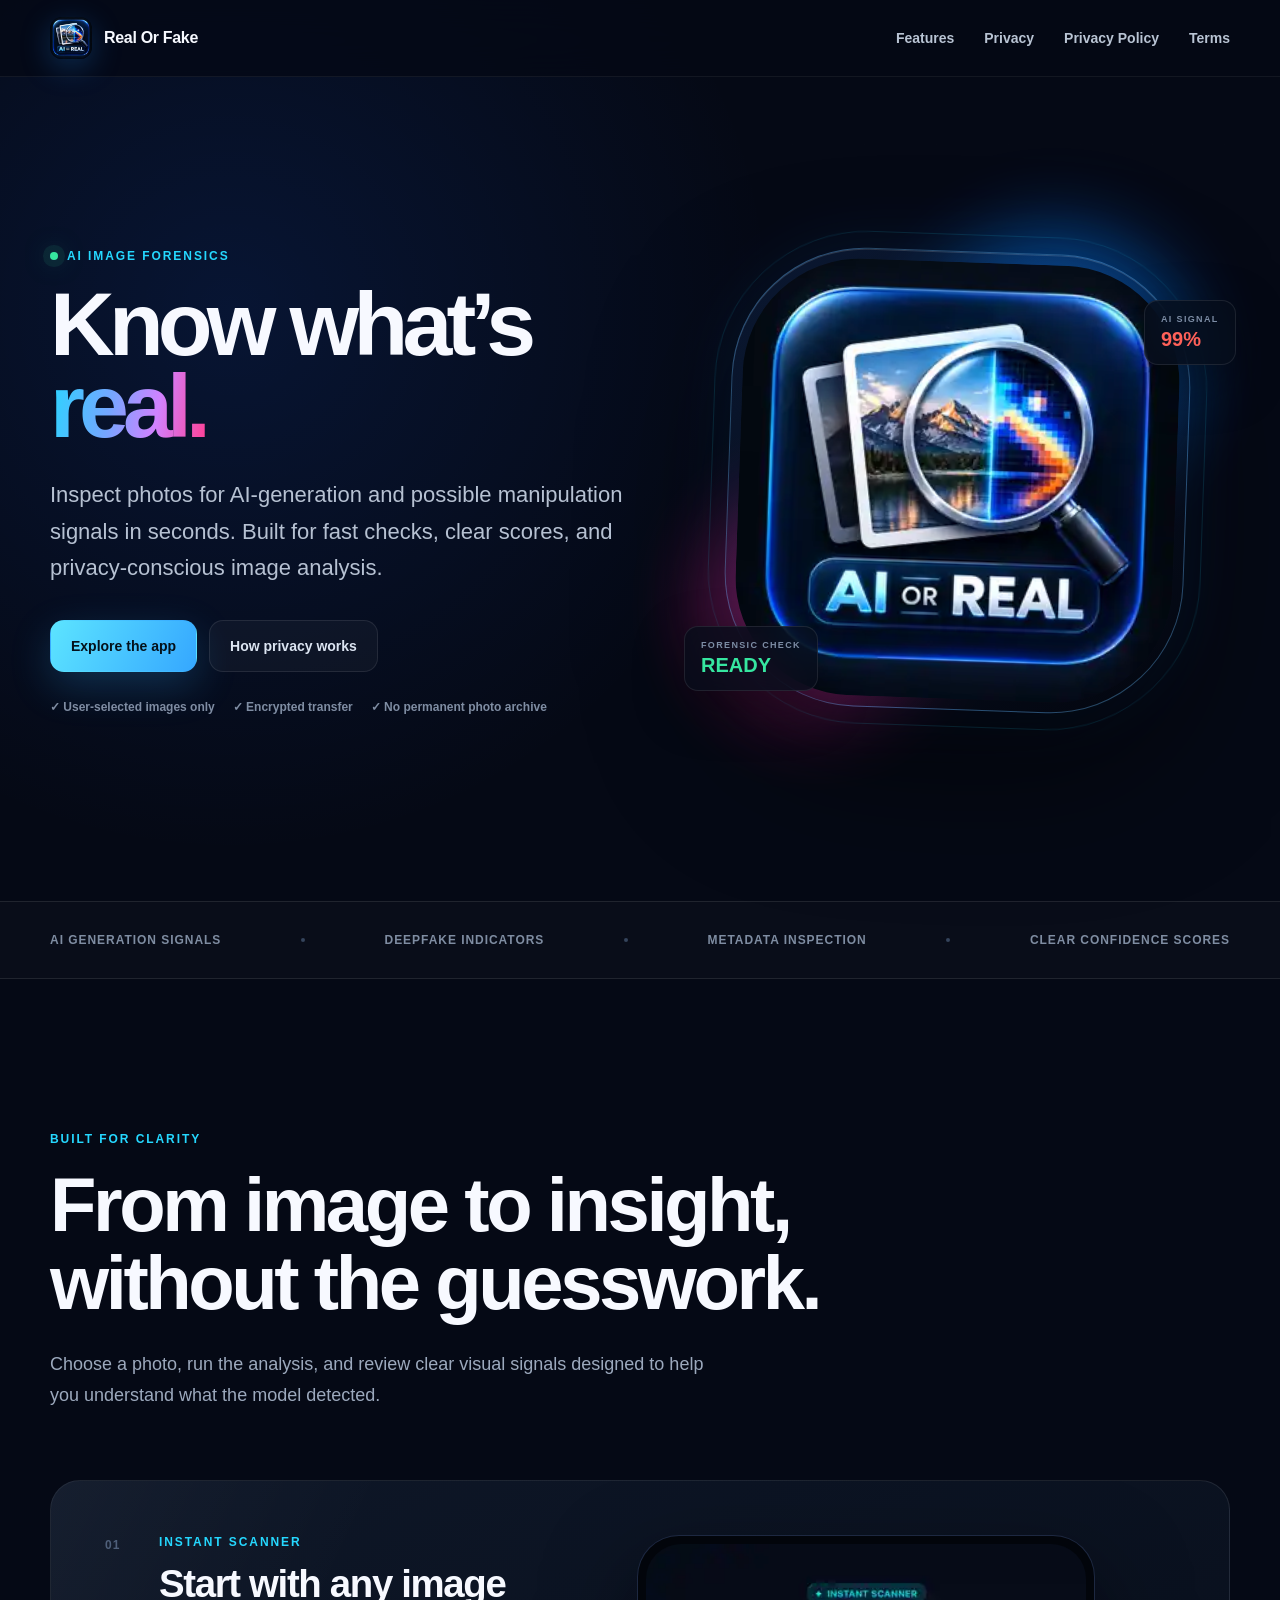
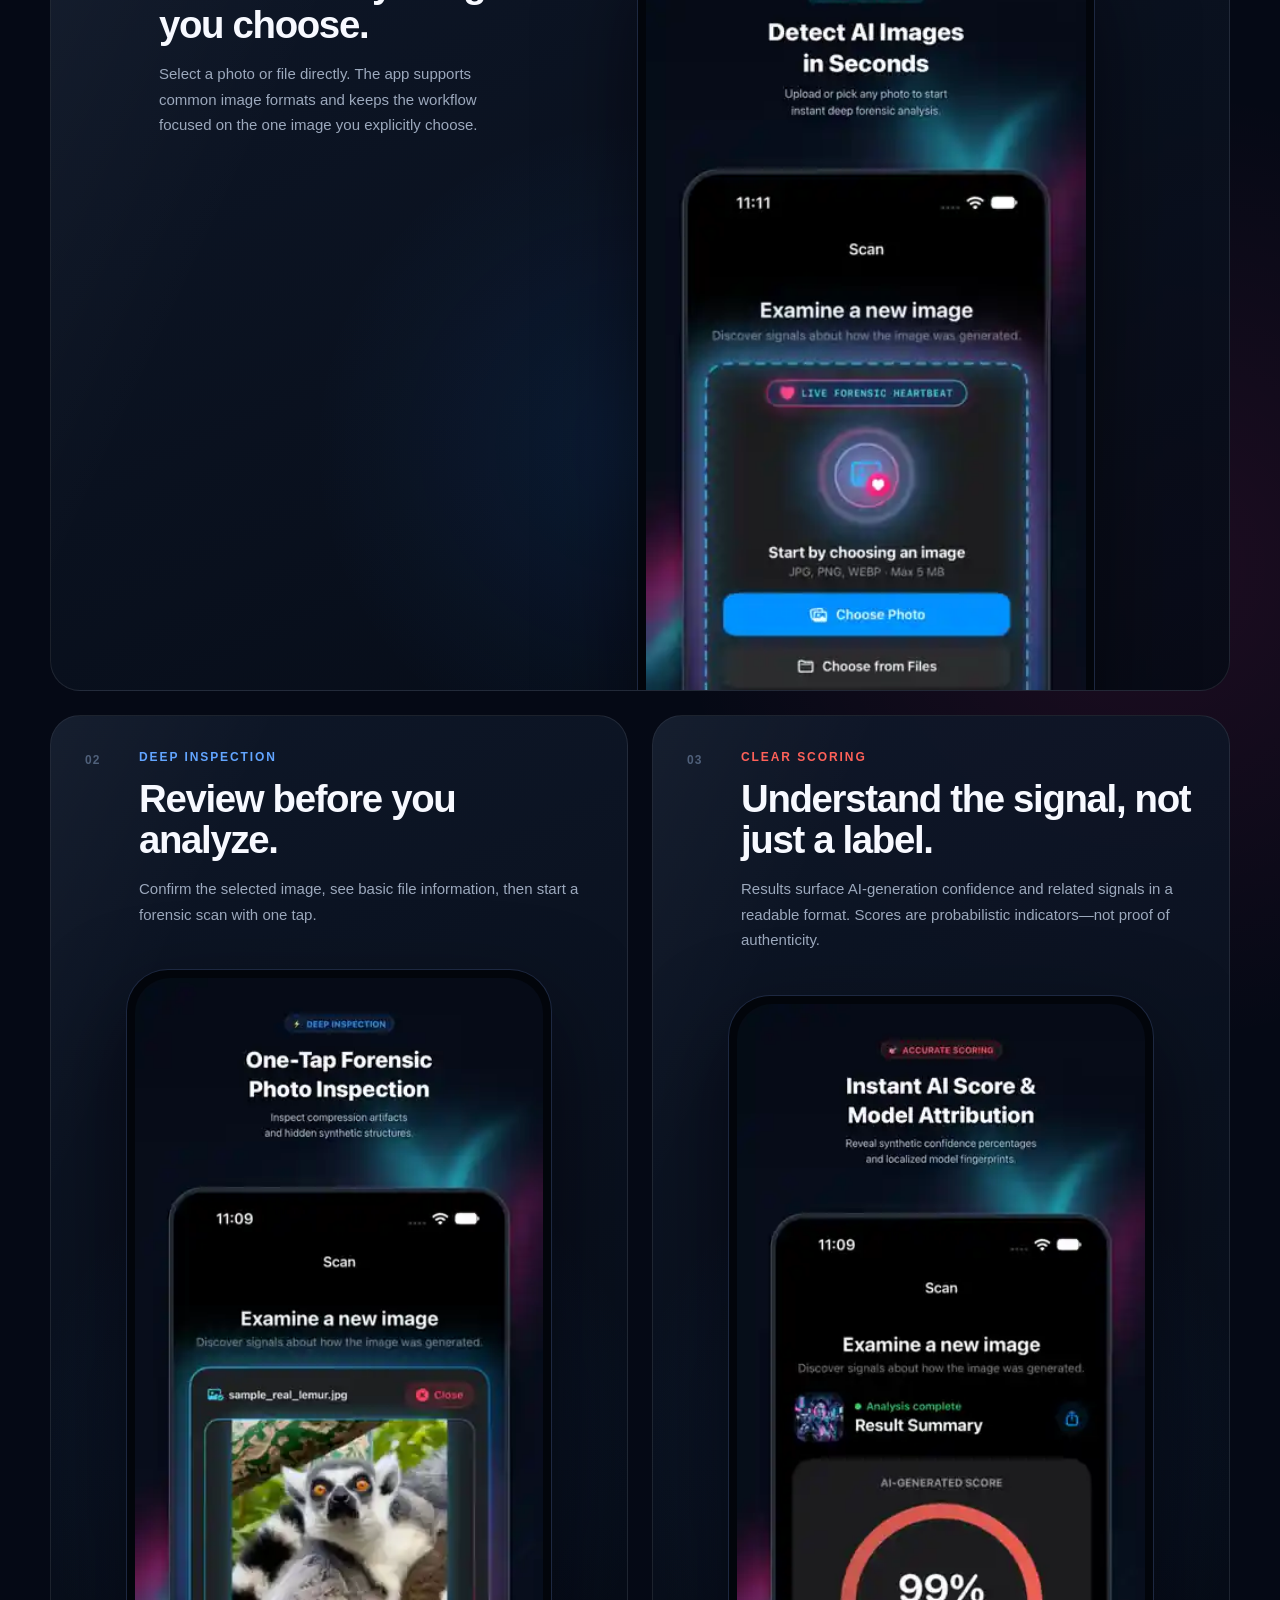
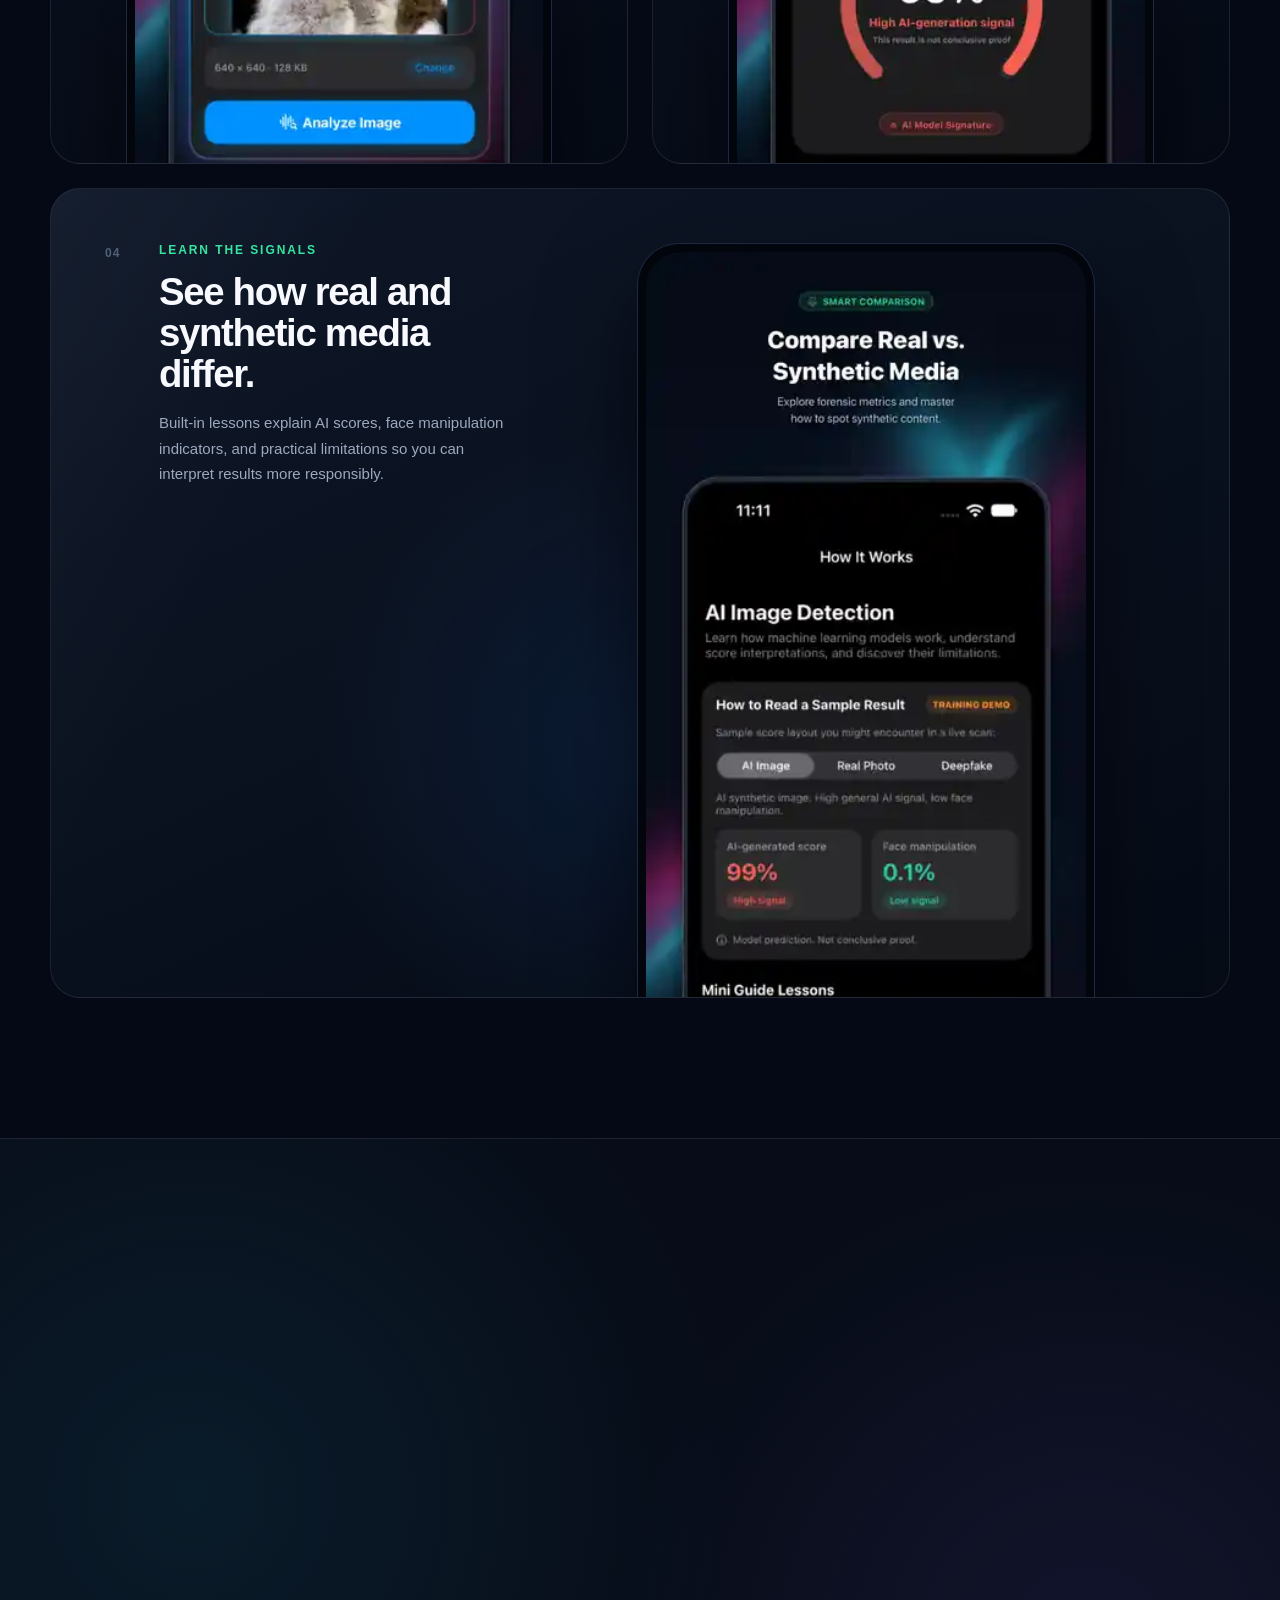
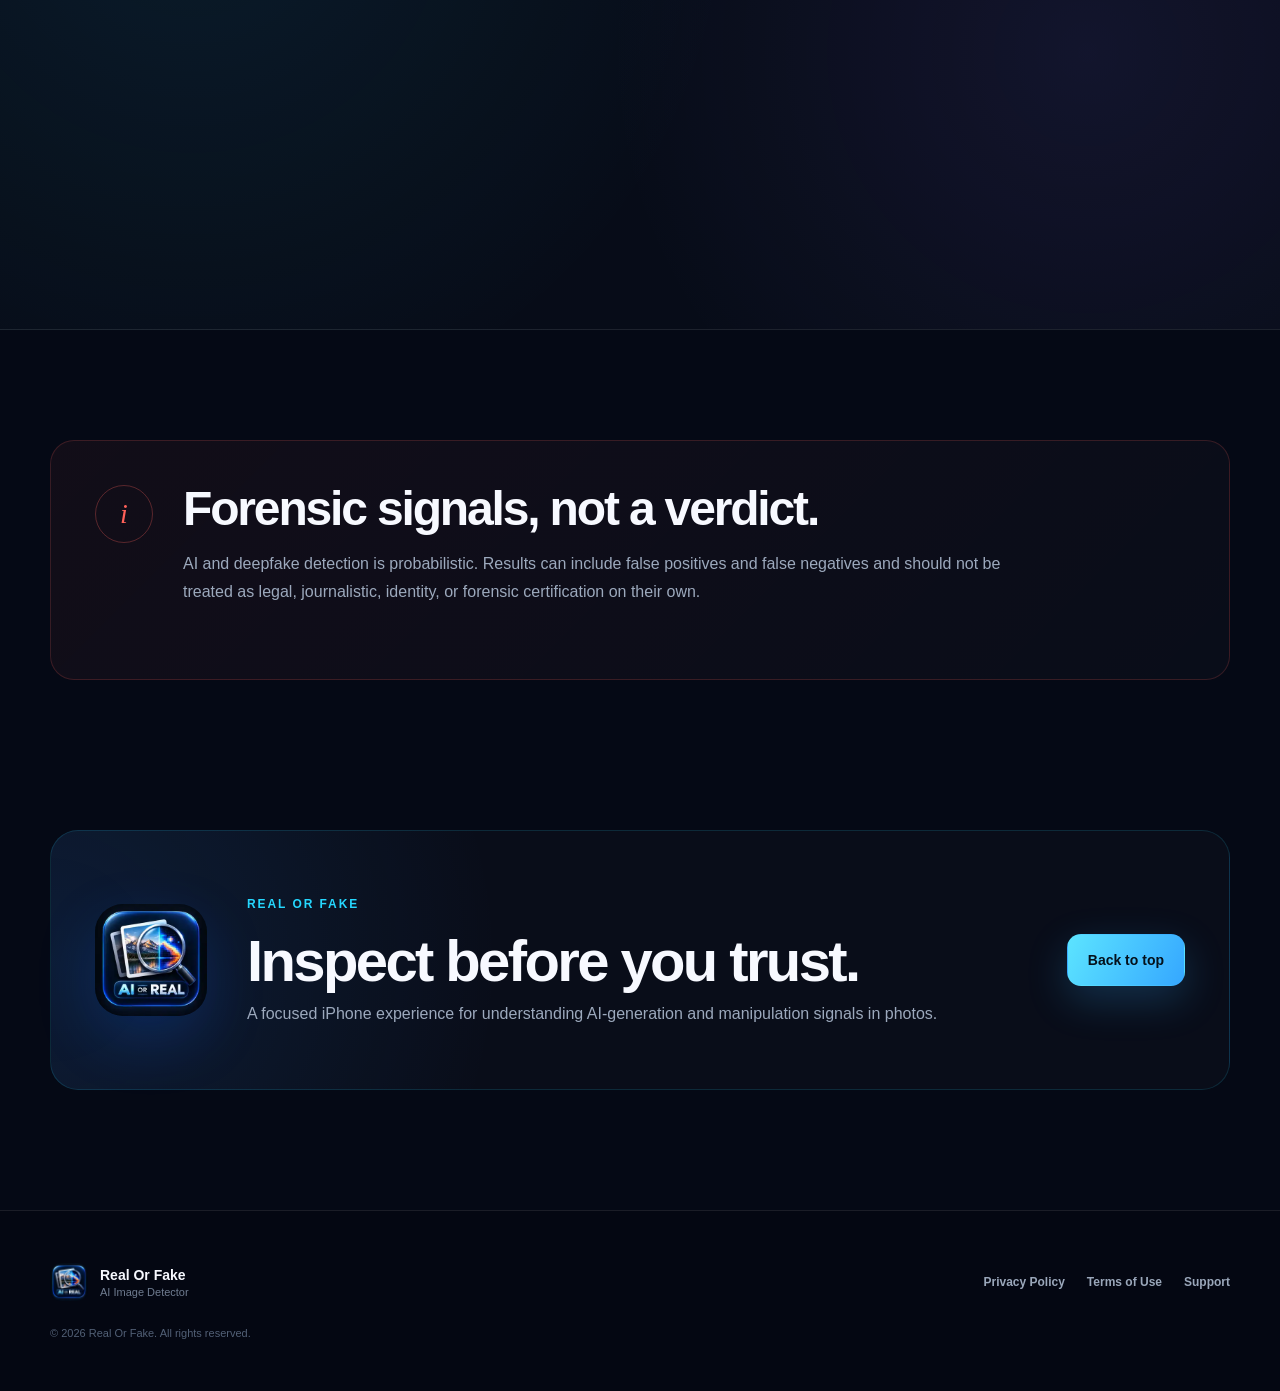
<file: index.html>
<!doctype html>
<html lang="en">
<head>
  <meta charset="utf-8">
  <meta name="viewport" content="width=device-width, initial-scale=1">
  <meta name="theme-color" content="#050915">
  <meta name="description" content="Real Or Fake helps you inspect images for AI-generation and possible manipulation signals with fast, privacy-conscious analysis.">
  <meta property="og:title" content="Real Or Fake — AI Image Detector">
  <meta property="og:description" content="Inspect AI-generation and manipulation signals in seconds.">
  <meta property="og:type" content="website">
  <title>Real Or Fake — AI Image Detector</title>
  <link rel="stylesheet" href="styles.css">
</head>
<body>
  <a class="skip-link" href="#main">Skip to content</a>

  <header class="site-header" id="top">
    <div class="nav-shell">
      <a class="brand" href="index.html" aria-label="Real Or Fake home">
        <img data-image="icon" alt="" width="44" height="44">
        <span>Real Or Fake</span>
      </a>
      <nav class="nav-links" aria-label="Primary navigation">
        <a href="#features">Features</a>
        <a href="#privacy">Privacy</a>
        <a href="privacy.html">Privacy Policy</a>
        <a href="terms.html">Terms</a>
      </nav>
      <button class="menu-button" type="button" aria-label="Open navigation" aria-expanded="false">
        <span></span><span></span>
      </button>
    </div>
  </header>

  <main id="main">
    <section class="hero section-shell">
      <div class="hero-copy reveal">
        <div class="eyebrow"><span class="pulse-dot"></span> AI IMAGE FORENSICS</div>
        <h1>Know what’s <span class="gradient-text">real.</span></h1>
        <p class="hero-lede">
          Inspect photos for AI-generation and possible manipulation signals in seconds.
          Built for fast checks, clear scores, and privacy-conscious image analysis.
        </p>
        <div class="hero-actions">
          <a class="button button-primary" href="#features">Explore the app</a>
          <a class="button button-secondary" href="#privacy">How privacy works</a>
        </div>
        <div class="hero-notes" aria-label="Key product qualities">
          <span>✓ User-selected images only</span>
          <span>✓ Encrypted transfer</span>
          <span>✓ No permanent photo archive</span>
        </div>
      </div>

      <div class="hero-visual reveal">
        <div class="orb orb-one"></div>
        <div class="orb orb-two"></div>
        <div class="app-icon-card">
          <img data-image="icon" alt="Real Or Fake app icon showing an image under a magnifying glass">
        </div>
        <div class="signal-card signal-card-ai">
          <span>AI SIGNAL</span>
          <strong>99%</strong>
        </div>
        <div class="signal-card signal-card-real">
          <span>FORENSIC CHECK</span>
          <strong>READY</strong>
        </div>
      </div>
    </section>

    <section class="trust-strip" aria-label="Highlights">
      <div class="trust-track">
        <span>AI Generation Signals</span><i></i>
        <span>Deepfake Indicators</span><i></i>
        <span>Metadata Inspection</span><i></i>
        <span>Clear Confidence Scores</span>
      </div>
    </section>

    <section class="intro section-shell" id="features">
      <div class="section-heading reveal">
        <div class="eyebrow">BUILT FOR CLARITY</div>
        <h2>From image to insight,<br>without the guesswork.</h2>
        <p>Choose a photo, run the analysis, and review clear visual signals designed to help you understand what the model detected.</p>
      </div>
    </section>

    <section class="feature-grid section-shell">
      <article class="feature-card feature-card-wide reveal">
        <div class="feature-copy">
          <span class="feature-number">01</span>
          <div>
            <div class="mini-label cyan">INSTANT SCANNER</div>
            <h3>Start with any image you choose.</h3>
            <p>Select a photo or file directly. The app supports common image formats and keeps the workflow focused on the one image you explicitly choose.</p>
          </div>
        </div>
        <div class="screenshot-frame">
          <img data-image="scan" alt="Real Or Fake scan screen with photo and file selection controls" loading="lazy">
        </div>
      </article>

      <article class="feature-card reveal">
        <div class="feature-copy">
          <span class="feature-number">02</span>
          <div>
            <div class="mini-label blue">DEEP INSPECTION</div>
            <h3>Review before you analyze.</h3>
            <p>Confirm the selected image, see basic file information, then start a forensic scan with one tap.</p>
          </div>
        </div>
        <div class="screenshot-frame">
          <img data-image="analyze" alt="Image review screen before forensic analysis" loading="lazy">
        </div>
      </article>

      <article class="feature-card reveal">
        <div class="feature-copy">
          <span class="feature-number">03</span>
          <div>
            <div class="mini-label coral">CLEAR SCORING</div>
            <h3>Understand the signal, not just a label.</h3>
            <p>Results surface AI-generation confidence and related signals in a readable format. Scores are probabilistic indicators—not proof of authenticity.</p>
          </div>
        </div>
        <div class="screenshot-frame">
          <img data-image="results" alt="AI-generated score result screen showing a high signal" loading="lazy">
        </div>
      </article>

      <article class="feature-card feature-card-wide reverse reveal">
        <div class="feature-copy">
          <span class="feature-number">04</span>
          <div>
            <div class="mini-label green">LEARN THE SIGNALS</div>
            <h3>See how real and synthetic media differ.</h3>
            <p>Built-in lessons explain AI scores, face manipulation indicators, and practical limitations so you can interpret results more responsibly.</p>
          </div>
        </div>
        <div class="screenshot-frame">
          <img data-image="learn" alt="Educational screen comparing AI-generated images, real photos, and deepfakes" loading="lazy">
        </div>
      </article>
    </section>

    <section class="privacy-section" id="privacy">
      <div class="section-shell privacy-layout">
        <div class="privacy-copy reveal">
          <div class="eyebrow">PRIVACY BY DESIGN</div>
          <h2>Your photo is for the scan—not for a permanent archive.</h2>
          <p>
            Real Or Fake uses Apple’s system photo picker so the app works with the image you select rather than scanning your whole library.
            When remote analysis is required, the selected image is sent over encrypted HTTPS directly to our Supabase backend and Supabase Edge Function infrastructure.
          </p>
          <a class="text-link" href="privacy.html">Read the full Privacy Policy <span>→</span></a>
        </div>
        <div class="privacy-cards reveal">
          <div class="privacy-card">
            <div class="privacy-icon">01</div>
            <div><strong>You choose the image</strong><span>No background library scanning.</span></div>
          </div>
          <div class="privacy-card">
            <div class="privacy-icon">02</div>
            <div><strong>Encrypted analysis</strong><span>Transfers use TLS/HTTPS to Supabase.</span></div>
          </div>
          <div class="privacy-card">
            <div class="privacy-icon">03</div>
            <div><strong>No permanent photo archive</strong><span>Original images are processed transiently for analysis.</span></div>
          </div>
          <div class="privacy-card">
            <div class="privacy-icon">04</div>
            <div><strong>Local controls</strong><span>History, thumbnails, consent, and anonymous-session controls live in the app.</span></div>
          </div>
        </div>
      </div>
    </section>

    <section class="disclaimer section-shell reveal">
      <div class="disclaimer-mark">i</div>
      <div>
        <h2>Forensic signals, not a verdict.</h2>
        <p>
          AI and deepfake detection is probabilistic. Results can include false positives and false negatives and should not be treated as legal,
          journalistic, identity, or forensic certification on their own.
        </p>
      </div>
    </section>

    <section class="closing section-shell reveal">
      <div class="closing-card">
        <img data-image="icon" alt="" width="112" height="112" loading="lazy">
        <div>
          <div class="eyebrow">REAL OR FAKE</div>
          <h2>Inspect before you trust.</h2>
          <p>A focused iPhone experience for understanding AI-generation and manipulation signals in photos.</p>
        </div>
        <a class="button button-primary" href="#top">Back to top</a>
      </div>
    </section>
  </main>

  <footer class="site-footer">
    <div class="section-shell footer-inner">
      <div class="footer-brand">
        <img data-image="icon" alt="" width="38" height="38" loading="lazy">
        <div>
          <strong>Real Or Fake</strong>
          <span>AI Image Detector</span>
        </div>
      </div>
      <div class="footer-links">
        <a href="privacy.html">Privacy Policy</a>
        <a href="terms.html">Terms of Use</a>
        <a href="mailto:support@tracelens.app">Support</a>
      </div>
      <p class="copyright">© <span id="year">2026</span> Real Or Fake. All rights reserved.</p>
    </div>
  </footer>

  <script src="images.js"></script>
  <script src="script.js"></script>
</body>
</html>
</file>
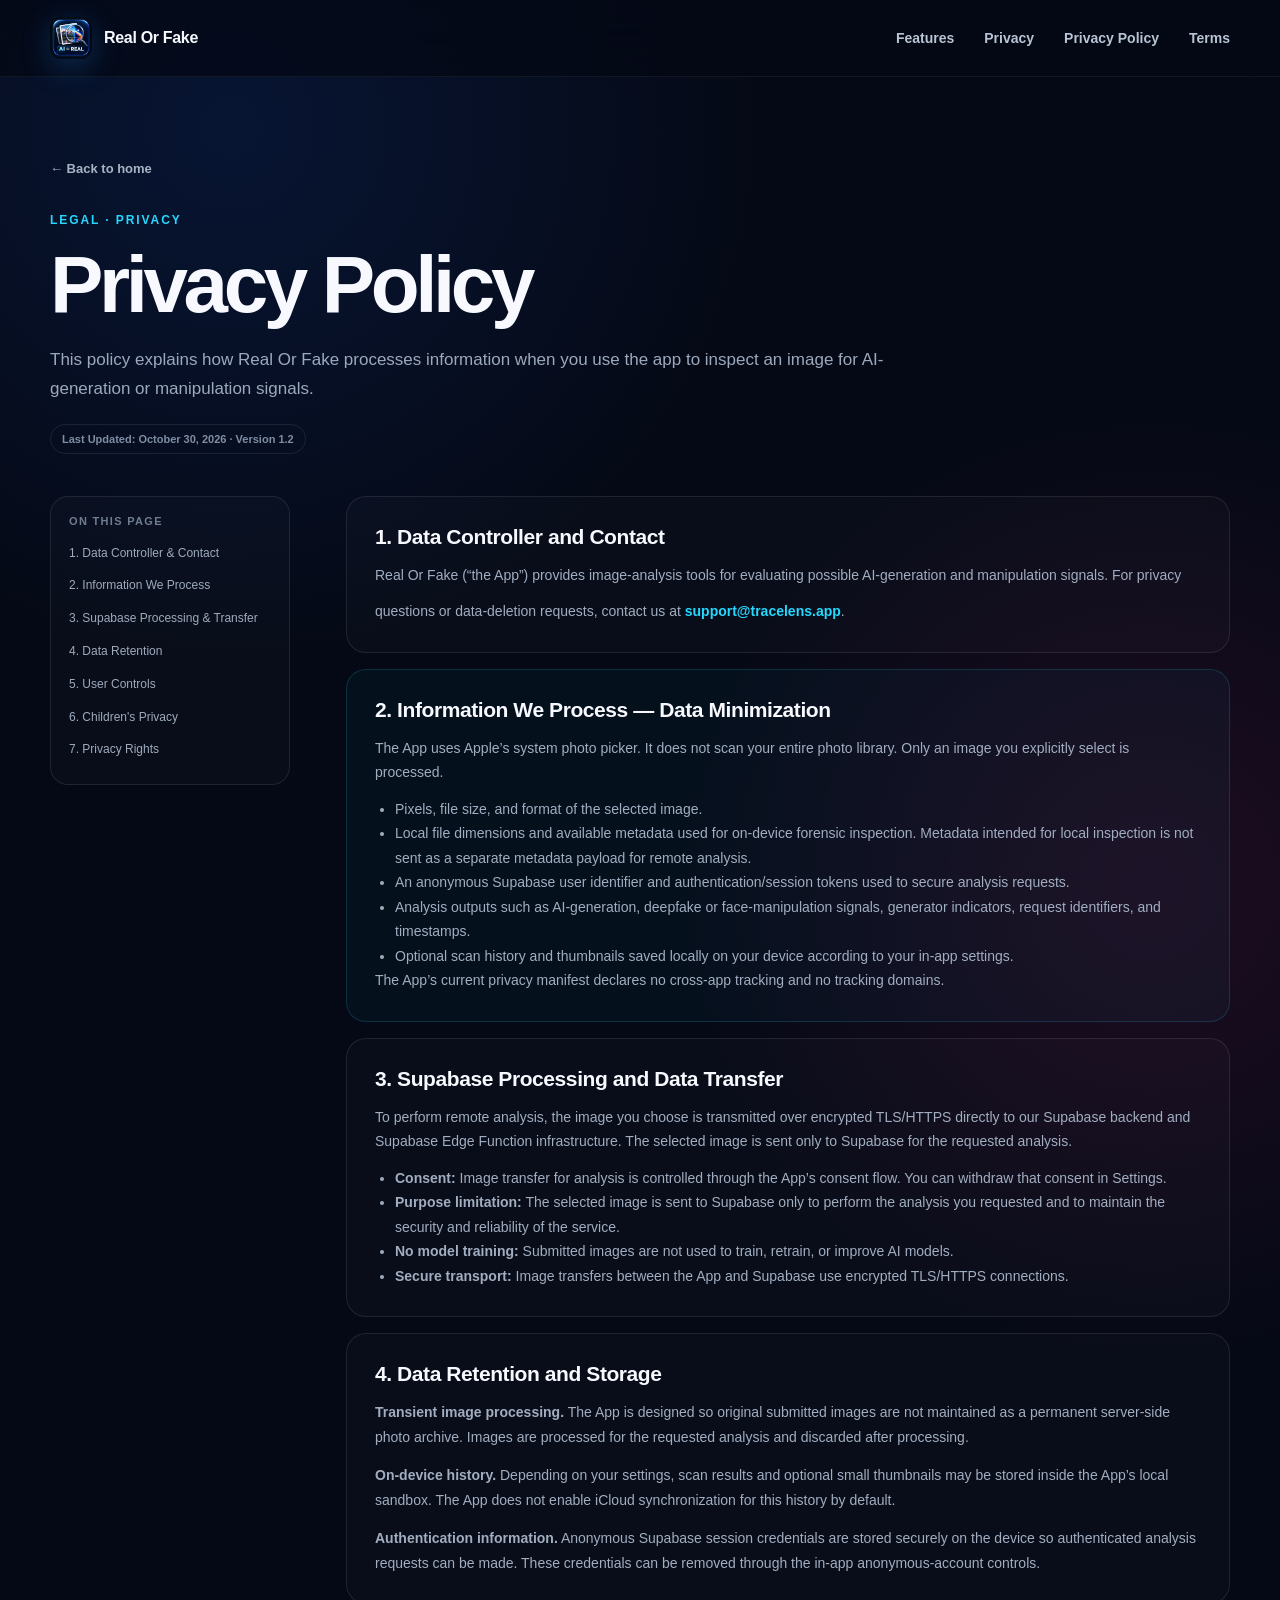
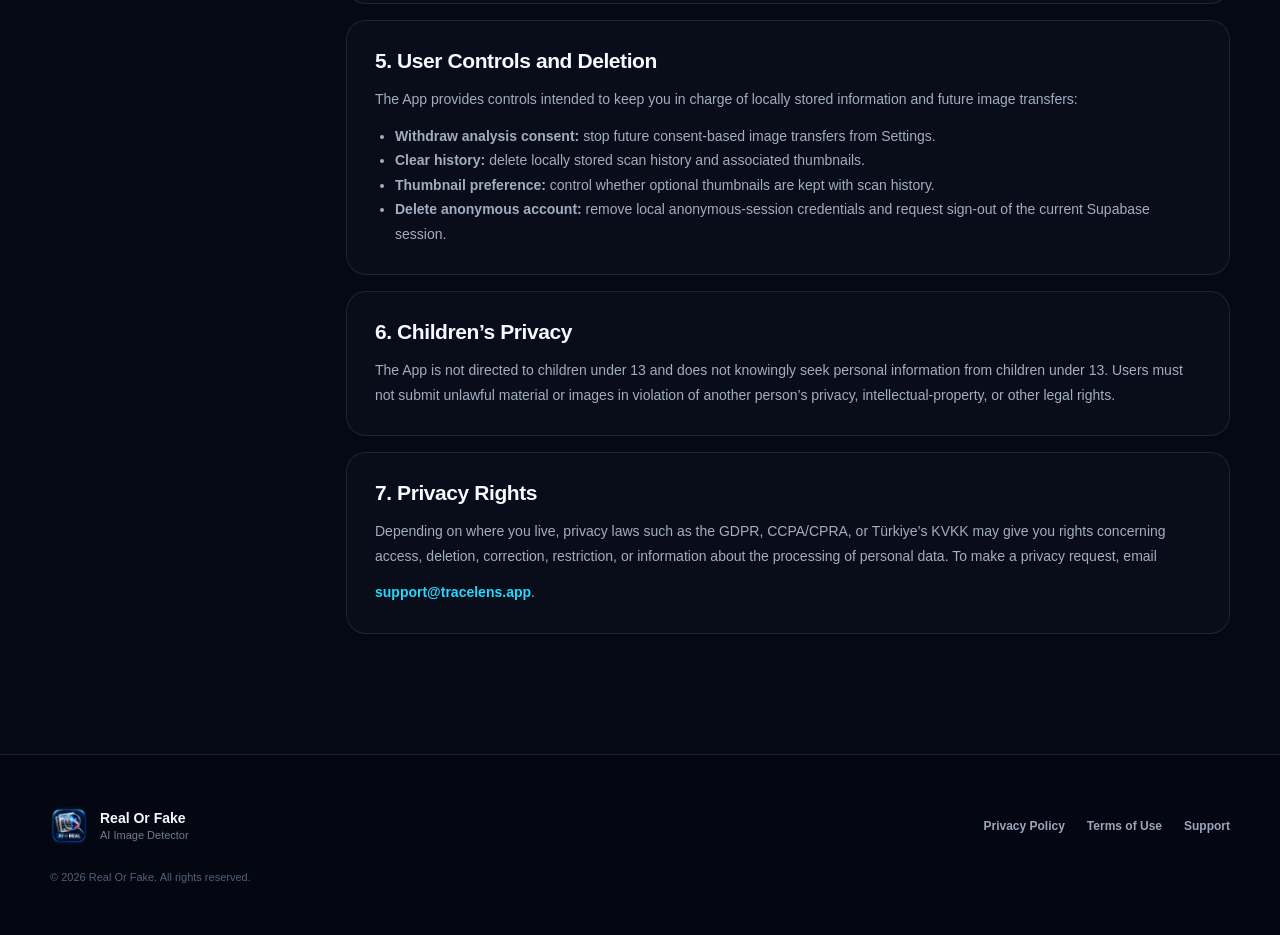
<file: privacy.html>
<!doctype html>
<html lang="en">
<head>
  <meta charset="utf-8">
  <meta name="viewport" content="width=device-width, initial-scale=1">
  <meta name="theme-color" content="#050915">
  <meta name="description" content="Privacy Policy for the Real Or Fake AI Image Detector app.">
  <title>Privacy Policy — Real Or Fake</title>
  <link rel="stylesheet" href="styles.css">
</head>
<body>
  <header class="site-header">
    <div class="nav-shell">
      <a class="brand" href="index.html" aria-label="Real Or Fake home">
        <img data-image="icon" alt="" width="44" height="44">
        <span>Real Or Fake</span>
      </a>
      <nav class="nav-links" aria-label="Primary navigation">
        <a href="index.html#features">Features</a>
        <a href="index.html#privacy">Privacy</a>
        <a href="privacy.html">Privacy Policy</a>
        <a href="terms.html">Terms</a>
      </nav>
      <button class="menu-button" type="button" aria-label="Open navigation" aria-expanded="false"><span></span><span></span></button>
    </div>
  </header>

  <main class="legal-main section-shell">
    <a class="legal-back" href="index.html">← Back to home</a>

    <header class="legal-hero">
      <div class="eyebrow">LEGAL · PRIVACY</div>
      <h1>Privacy Policy</h1>
      <p>This policy explains how Real Or Fake processes information when you use the app to inspect an image for AI-generation or manipulation signals.</p>
      <div class="legal-meta">Last Updated: October 30, 2026 · Version 1.2</div>
    </header>

    <div class="legal-layout">
      <aside class="legal-toc" aria-label="Privacy Policy sections">
        <strong>ON THIS PAGE</strong>
        <a href="#controller">1. Data Controller & Contact</a>
        <a href="#data">2. Information We Process</a>
        <a href="#transfer">3. Supabase Processing & Transfer</a>
        <a href="#retention">4. Data Retention</a>
        <a href="#controls">5. User Controls</a>
        <a href="#children">6. Children's Privacy</a>
        <a href="#rights">7. Privacy Rights</a>
      </aside>

      <div class="legal-content">
        <section class="legal-section" id="controller">
          <h2>1. Data Controller and Contact</h2>
          <p>Real Or Fake (“the App”) provides image-analysis tools for evaluating possible AI-generation and manipulation signals. For privacy questions or data-deletion requests, contact us at <a class="text-link" href="mailto:support@tracelens.app">support@tracelens.app</a>.</p>
        </section>

        <section class="legal-section legal-highlight" id="data">
          <h2>2. Information We Process — Data Minimization</h2>
          <p>The App uses Apple’s system photo picker. It does not scan your entire photo library. Only an image you explicitly select is processed.</p>
          <ul>
            <li>Pixels, file size, and format of the selected image.</li>
            <li>Local file dimensions and available metadata used for on-device forensic inspection. Metadata intended for local inspection is not sent as a separate metadata payload for remote analysis.</li>
            <li>An anonymous Supabase user identifier and authentication/session tokens used to secure analysis requests.</li>
            <li>Analysis outputs such as AI-generation, deepfake or face-manipulation signals, generator indicators, request identifiers, and timestamps.</li>
            <li>Optional scan history and thumbnails saved locally on your device according to your in-app settings.</li>
          </ul>
          <p>The App’s current privacy manifest declares no cross-app tracking and no tracking domains.</p>
        </section>

        <section class="legal-section" id="transfer">
          <h2>3. Supabase Processing and Data Transfer</h2>
          <p>To perform remote analysis, the image you choose is transmitted over encrypted TLS/HTTPS directly to our Supabase backend and Supabase Edge Function infrastructure. The selected image is sent only to Supabase for the requested analysis.</p>
          <ul>
            <li><strong>Consent:</strong> Image transfer for analysis is controlled through the App’s consent flow. You can withdraw that consent in Settings.</li>
            <li><strong>Purpose limitation:</strong> The selected image is sent to Supabase only to perform the analysis you requested and to maintain the security and reliability of the service.</li>
            <li><strong>No model training:</strong> Submitted images are not used to train, retrain, or improve AI models.</li>
            <li><strong>Secure transport:</strong> Image transfers between the App and Supabase use encrypted TLS/HTTPS connections.</li>
          </ul>
        </section>

        <section class="legal-section" id="retention">
          <h2>4. Data Retention and Storage</h2>
          <p><strong>Transient image processing.</strong> The App is designed so original submitted images are not maintained as a permanent server-side photo archive. Images are processed for the requested analysis and discarded after processing.</p>
          <p><strong>On-device history.</strong> Depending on your settings, scan results and optional small thumbnails may be stored inside the App’s local sandbox. The App does not enable iCloud synchronization for this history by default.</p>
          <p><strong>Authentication information.</strong> Anonymous Supabase session credentials are stored securely on the device so authenticated analysis requests can be made. These credentials can be removed through the in-app anonymous-account controls.</p>
        </section>

        <section class="legal-section" id="controls">
          <h2>5. User Controls and Deletion</h2>
          <p>The App provides controls intended to keep you in charge of locally stored information and future image transfers:</p>
          <ul>
            <li><strong>Withdraw analysis consent:</strong> stop future consent-based image transfers from Settings.</li>
            <li><strong>Clear history:</strong> delete locally stored scan history and associated thumbnails.</li>
            <li><strong>Thumbnail preference:</strong> control whether optional thumbnails are kept with scan history.</li>
            <li><strong>Delete anonymous account:</strong> remove local anonymous-session credentials and request sign-out of the current Supabase session.</li>
          </ul>
        </section>

        <section class="legal-section" id="children">
          <h2>6. Children’s Privacy</h2>
          <p>The App is not directed to children under 13 and does not knowingly seek personal information from children under 13. Users must not submit unlawful material or images in violation of another person’s privacy, intellectual-property, or other legal rights.</p>
        </section>

        <section class="legal-section" id="rights">
          <h2>7. Privacy Rights</h2>
          <p>Depending on where you live, privacy laws such as the GDPR, CCPA/CPRA, or Türkiye’s KVKK may give you rights concerning access, deletion, correction, restriction, or information about the processing of personal data. To make a privacy request, email <a class="text-link" href="mailto:support@tracelens.app">support@tracelens.app</a>.</p>
        </section>
      </div>
    </div>
  </main>

  <footer class="site-footer">
    <div class="section-shell footer-inner">
      <div class="footer-brand"><img data-image="icon" alt="" width="38" height="38"><div><strong>Real Or Fake</strong><span>AI Image Detector</span></div></div>
      <div class="footer-links"><a href="privacy.html">Privacy Policy</a><a href="terms.html">Terms of Use</a><a href="mailto:support@tracelens.app">Support</a></div>
      <p class="copyright">© <span id="year">2026</span> Real Or Fake. All rights reserved.</p>
    </div>
  </footer>
  <script src="images.js"></script>
  <script src="script.js"></script>
</body>
</html>
</file>
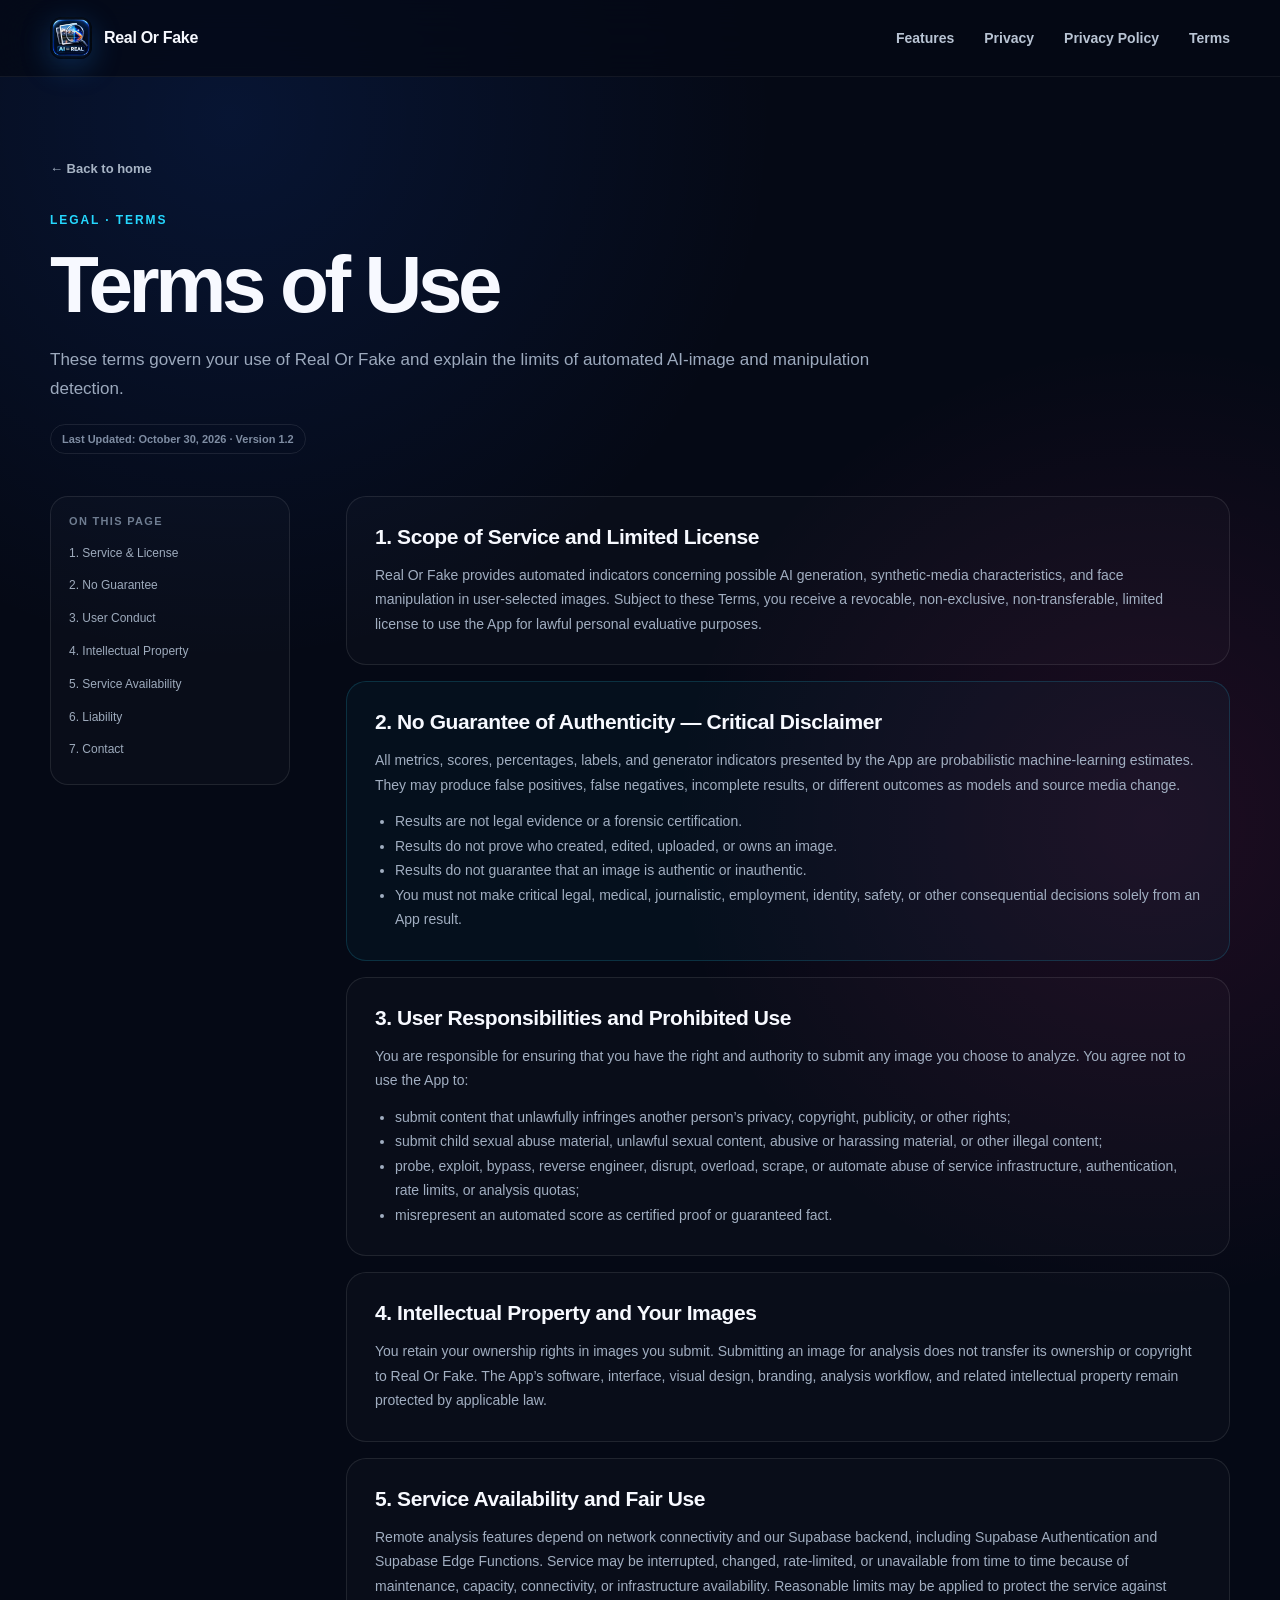
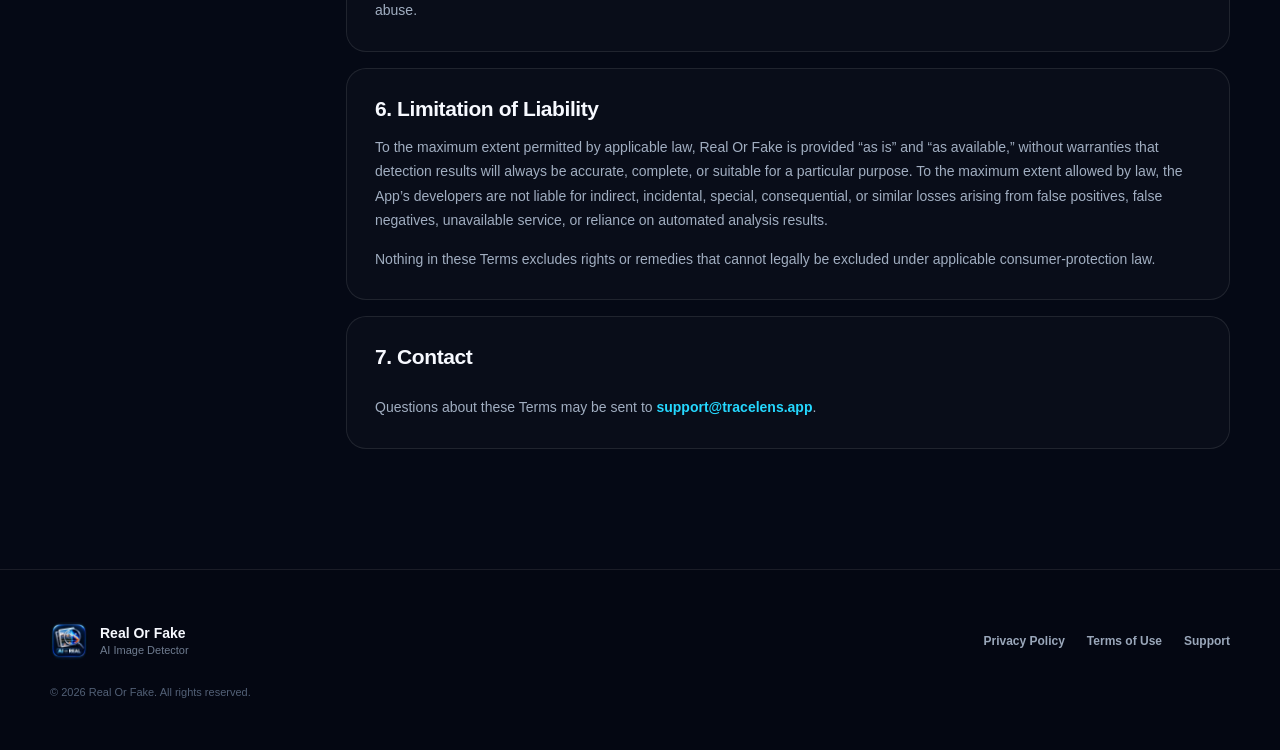
<file: terms.html>
<!doctype html>
<html lang="en">
<head>
  <meta charset="utf-8">
  <meta name="viewport" content="width=device-width, initial-scale=1">
  <meta name="theme-color" content="#050915">
  <meta name="description" content="Terms of Use for the Real Or Fake AI Image Detector app.">
  <title>Terms of Use — Real Or Fake</title>
  <link rel="stylesheet" href="styles.css">
</head>
<body>
  <header class="site-header">
    <div class="nav-shell">
      <a class="brand" href="index.html" aria-label="Real Or Fake home">
        <img data-image="icon" alt="" width="44" height="44">
        <span>Real Or Fake</span>
      </a>
      <nav class="nav-links" aria-label="Primary navigation">
        <a href="index.html#features">Features</a>
        <a href="index.html#privacy">Privacy</a>
        <a href="privacy.html">Privacy Policy</a>
        <a href="terms.html">Terms</a>
      </nav>
      <button class="menu-button" type="button" aria-label="Open navigation" aria-expanded="false"><span></span><span></span></button>
    </div>
  </header>

  <main class="legal-main section-shell">
    <a class="legal-back" href="index.html">← Back to home</a>

    <header class="legal-hero">
      <div class="eyebrow">LEGAL · TERMS</div>
      <h1>Terms of Use</h1>
      <p>These terms govern your use of Real Or Fake and explain the limits of automated AI-image and manipulation detection.</p>
      <div class="legal-meta">Last Updated: October 30, 2026 · Version 1.2</div>
    </header>

    <div class="legal-layout">
      <aside class="legal-toc" aria-label="Terms of Use sections">
        <strong>ON THIS PAGE</strong>
        <a href="#service">1. Service & License</a>
        <a href="#disclaimer">2. No Guarantee</a>
        <a href="#conduct">3. User Conduct</a>
        <a href="#ownership">4. Intellectual Property</a>
        <a href="#availability">5. Service Availability</a>
        <a href="#liability">6. Liability</a>
        <a href="#contact">7. Contact</a>
      </aside>

      <div class="legal-content">
        <section class="legal-section" id="service">
          <h2>1. Scope of Service and Limited License</h2>
          <p>Real Or Fake provides automated indicators concerning possible AI generation, synthetic-media characteristics, and face manipulation in user-selected images. Subject to these Terms, you receive a revocable, non-exclusive, non-transferable, limited license to use the App for lawful personal evaluative purposes.</p>
        </section>

        <section class="legal-section legal-highlight" id="disclaimer">
          <h2>2. No Guarantee of Authenticity — Critical Disclaimer</h2>
          <p>All metrics, scores, percentages, labels, and generator indicators presented by the App are probabilistic machine-learning estimates. They may produce false positives, false negatives, incomplete results, or different outcomes as models and source media change.</p>
          <ul>
            <li>Results are not legal evidence or a forensic certification.</li>
            <li>Results do not prove who created, edited, uploaded, or owns an image.</li>
            <li>Results do not guarantee that an image is authentic or inauthentic.</li>
            <li>You must not make critical legal, medical, journalistic, employment, identity, safety, or other consequential decisions solely from an App result.</li>
          </ul>
        </section>

        <section class="legal-section" id="conduct">
          <h2>3. User Responsibilities and Prohibited Use</h2>
          <p>You are responsible for ensuring that you have the right and authority to submit any image you choose to analyze. You agree not to use the App to:</p>
          <ul>
            <li>submit content that unlawfully infringes another person’s privacy, copyright, publicity, or other rights;</li>
            <li>submit child sexual abuse material, unlawful sexual content, abusive or harassing material, or other illegal content;</li>
            <li>probe, exploit, bypass, reverse engineer, disrupt, overload, scrape, or automate abuse of service infrastructure, authentication, rate limits, or analysis quotas;</li>
            <li>misrepresent an automated score as certified proof or guaranteed fact.</li>
          </ul>
        </section>

        <section class="legal-section" id="ownership">
          <h2>4. Intellectual Property and Your Images</h2>
          <p>You retain your ownership rights in images you submit. Submitting an image for analysis does not transfer its ownership or copyright to Real Or Fake. The App’s software, interface, visual design, branding, analysis workflow, and related intellectual property remain protected by applicable law.</p>
        </section>

        <section class="legal-section" id="availability">
          <h2>5. Service Availability and Fair Use</h2>
          <p>Remote analysis features depend on network connectivity and our Supabase backend, including Supabase Authentication and Supabase Edge Functions. Service may be interrupted, changed, rate-limited, or unavailable from time to time because of maintenance, capacity, connectivity, or infrastructure availability. Reasonable limits may be applied to protect the service against abuse.</p>
        </section>

        <section class="legal-section" id="liability">
          <h2>6. Limitation of Liability</h2>
          <p>To the maximum extent permitted by applicable law, Real Or Fake is provided “as is” and “as available,” without warranties that detection results will always be accurate, complete, or suitable for a particular purpose. To the maximum extent allowed by law, the App’s developers are not liable for indirect, incidental, special, consequential, or similar losses arising from false positives, false negatives, unavailable service, or reliance on automated analysis results.</p>
          <p>Nothing in these Terms excludes rights or remedies that cannot legally be excluded under applicable consumer-protection law.</p>
        </section>

        <section class="legal-section" id="contact">
          <h2>7. Contact</h2>
          <p>Questions about these Terms may be sent to <a class="text-link" href="mailto:support@tracelens.app">support@tracelens.app</a>.</p>
        </section>
      </div>
    </div>
  </main>

  <footer class="site-footer">
    <div class="section-shell footer-inner">
      <div class="footer-brand"><img data-image="icon" alt="" width="38" height="38"><div><strong>Real Or Fake</strong><span>AI Image Detector</span></div></div>
      <div class="footer-links"><a href="privacy.html">Privacy Policy</a><a href="terms.html">Terms of Use</a><a href="mailto:support@tracelens.app">Support</a></div>
      <p class="copyright">© <span id="year">2026</span> Real Or Fake. All rights reserved.</p>
    </div>
  </footer>
  <script src="images.js"></script>
  <script src="script.js"></script>
</body>
</html>
</file>
<file: styles.css>
:root {
  --bg: #050915;
  --bg-2: #080e1c;
  --panel: rgba(14, 22, 38, 0.78);
  --panel-strong: #0c1424;
  --line: rgba(255, 255, 255, 0.09);
  --text: #f7f9ff;
  --muted: #9ca9bd;
  --cyan: #25d8ff;
  --blue: #2387ff;
  --violet: #8a6cff;
  --pink: #ff3f93;
  --green: #36e6a0;
  --coral: #ff6159;
  --max: 1180px;
  --radius: 30px;
}

* { box-sizing: border-box; }

html {
  scroll-behavior: smooth;
  color-scheme: dark;
}

body {
  margin: 0;
  min-width: 320px;
  background:
    radial-gradient(circle at 18% 5%, rgba(24, 101, 255, .13), transparent 34rem),
    radial-gradient(circle at 90% 35%, rgba(255, 43, 142, .10), transparent 30rem),
    var(--bg);
  color: var(--text);
  font-family: Inter, ui-sans-serif, -apple-system, BlinkMacSystemFont, "SF Pro Display", "Segoe UI", sans-serif;
  -webkit-font-smoothing: antialiased;
}

body::before {
  content: "";
  position: fixed;
  inset: 0;
  pointer-events: none;
  opacity: .24;
  background-image:
    linear-gradient(rgba(255,255,255,.025) 1px, transparent 1px),
    linear-gradient(90deg, rgba(255,255,255,.025) 1px, transparent 1px);
  background-size: 72px 72px;
  mask-image: linear-gradient(to bottom, black, transparent 75%);
  z-index: -1;
}

img { max-width: 100%; display: block; }
a { color: inherit; text-decoration: none; }
button, a { -webkit-tap-highlight-color: transparent; }

.skip-link {
  position: fixed;
  left: 16px;
  top: -80px;
  z-index: 100;
  padding: 12px 16px;
  background: white;
  color: black;
  border-radius: 10px;
}
.skip-link:focus { top: 16px; }

.section-shell {
  width: min(var(--max), calc(100% - 40px));
  margin-inline: auto;
}

.site-header {
  position: sticky;
  top: 0;
  z-index: 50;
  background: rgba(5, 9, 21, .74);
  backdrop-filter: blur(20px);
  border-bottom: 1px solid rgba(255,255,255,.06);
}

.nav-shell {
  width: min(var(--max), calc(100% - 40px));
  height: 76px;
  margin: 0 auto;
  display: flex;
  align-items: center;
  justify-content: space-between;
}

.brand {
  display: inline-flex;
  align-items: center;
  gap: 12px;
  font-weight: 760;
  letter-spacing: -.02em;
}

.brand img {
  width: 42px;
  height: 42px;
  border-radius: 12px;
  box-shadow: 0 8px 30px rgba(37, 142, 255, .25);
}

.nav-links {
  display: flex;
  align-items: center;
  gap: 30px;
  color: #b9c4d4;
  font-size: 14px;
  font-weight: 600;
}

.nav-links a { transition: color .2s ease; }
.nav-links a:hover { color: white; }

.menu-button {
  display: none;
  width: 44px;
  height: 44px;
  border: 1px solid var(--line);
  border-radius: 13px;
  background: rgba(255,255,255,.03);
  align-items: center;
  justify-content: center;
  flex-direction: column;
  gap: 6px;
}
.menu-button span {
  width: 18px;
  height: 1.5px;
  background: white;
}

.hero {
  min-height: calc(100svh - 76px);
  display: grid;
  grid-template-columns: 1.03fr .97fr;
  gap: 54px;
  align-items: center;
  padding-block: 72px 90px;
}

.hero-copy { position: relative; z-index: 2; }

.eyebrow, .mini-label {
  font-size: 12px;
  letter-spacing: .16em;
  font-weight: 800;
}

.eyebrow {
  display: inline-flex;
  align-items: center;
  gap: 9px;
  color: var(--cyan);
  margin-bottom: 20px;
}

.pulse-dot {
  width: 8px;
  height: 8px;
  border-radius: 50%;
  background: var(--green);
  box-shadow: 0 0 0 7px rgba(54,230,160,.08), 0 0 25px rgba(54,230,160,.6);
}

.hero h1 {
  margin: 0;
  max-width: 720px;
  font-size: clamp(64px, 7vw, 104px);
  line-height: .92;
  letter-spacing: -.065em;
  font-weight: 820;
}

.gradient-text {
  background: linear-gradient(100deg, var(--cyan), #75a6ff 40%, #d082ff 68%, var(--pink));
  -webkit-background-clip: text;
  background-clip: text;
  color: transparent;
}

.hero-lede {
  margin: 30px 0 0;
  max-width: 650px;
  color: #b6c1d2;
  font-size: clamp(18px, 2vw, 22px);
  line-height: 1.65;
}

.hero-actions {
  display: flex;
  gap: 12px;
  margin-top: 34px;
  flex-wrap: wrap;
}

.button {
  min-height: 52px;
  padding: 0 20px;
  display: inline-flex;
  align-items: center;
  justify-content: center;
  border-radius: 14px;
  font-size: 14px;
  font-weight: 750;
  border: 1px solid transparent;
  transition: transform .2s ease, border-color .2s ease, background .2s ease;
}

.button:hover { transform: translateY(-2px); }

.button-primary {
  color: #04111b;
  background: linear-gradient(115deg, #5ce4ff, #35a7ff);
  box-shadow: 0 14px 40px rgba(49, 172, 255, .22);
}

.button-secondary {
  border-color: var(--line);
  background: rgba(255,255,255,.035);
  color: #dce5f2;
}

.button-secondary:hover { border-color: rgba(255,255,255,.2); }

.hero-notes {
  margin-top: 28px;
  display: flex;
  gap: 18px;
  flex-wrap: wrap;
  color: #7f8da3;
  font-size: 12px;
  font-weight: 600;
}

.hero-visual {
  position: relative;
  min-height: 620px;
  display: grid;
  place-items: center;
}

.app-icon-card {
  position: relative;
  width: min(84%, 510px);
  aspect-ratio: 1;
  padding: 10px;
  border: 1px solid rgba(105, 188, 255, .35);
  border-radius: 29%;
  background: linear-gradient(150deg, rgba(50,135,255,.12), rgba(0,0,0,.3));
  box-shadow:
    0 60px 130px rgba(0,0,0,.55),
    0 0 70px rgba(35,135,255,.12),
    inset 0 1px rgba(255,255,255,.15);
  transform: rotate(2deg);
  z-index: 2;
}

.app-icon-card::before {
  content:"";
  position:absolute;
  inset:-18px;
  border-radius:31%;
  border:1px solid rgba(37,216,255,.12);
  filter: blur(.2px);
}

.app-icon-card img {
  width: 100%;
  height: 100%;
  object-fit: cover;
  border-radius: 27%;
}

.orb {
  position: absolute;
  border-radius: 50%;
  filter: blur(40px);
  opacity: .55;
}
.orb-one {
  width: 260px;
  height: 260px;
  background: #057bf8;
  right: 8%;
  top: 10%;
}
.orb-two {
  width: 220px;
  height: 220px;
  background: #e41d8c;
  left: 4%;
  bottom: 12%;
}

.signal-card {
  position: absolute;
  z-index: 4;
  display: flex;
  flex-direction: column;
  padding: 13px 16px;
  gap: 4px;
  border: 1px solid var(--line);
  border-radius: 14px;
  background: rgba(7, 13, 26, .78);
  backdrop-filter: blur(16px);
  box-shadow: 0 16px 50px rgba(0,0,0,.34);
}
.signal-card span {
  color: #7d8da5;
  font-size: 9px;
  font-weight: 800;
  letter-spacing: .15em;
}
.signal-card strong { font-size: 20px; }
.signal-card-ai {
  top: 21%;
  right: -1%;
}
.signal-card-ai strong { color: var(--coral); }
.signal-card-real {
  bottom: 16%;
  left: 0;
}
.signal-card-real strong { color: var(--green); }

.trust-strip {
  border-block: 1px solid var(--line);
  background: rgba(255,255,255,.018);
  overflow: hidden;
}

.trust-track {
  min-height: 76px;
  width: min(var(--max), calc(100% - 40px));
  margin: auto;
  display: flex;
  align-items: center;
  justify-content: space-between;
  gap: 24px;
  color: #7f8da2;
  font-size: 12px;
  font-weight: 760;
  letter-spacing: .08em;
  text-transform: uppercase;
}

.trust-track i {
  width: 4px;
  height: 4px;
  border-radius: 50%;
  background: #35445c;
  flex: 0 0 auto;
}

.intro { padding-block: 150px 70px; }

.section-heading {
  max-width: 800px;
}
.section-heading h2,
.privacy-copy h2,
.disclaimer h2,
.closing h2 {
  margin: 0;
  letter-spacing: -.045em;
  line-height: 1.02;
}

.section-heading h2 {
  font-size: clamp(44px, 6vw, 76px);
}

.section-heading p {
  max-width: 680px;
  margin: 28px 0 0;
  color: var(--muted);
  font-size: 18px;
  line-height: 1.7;
}

.feature-grid {
  display: grid;
  grid-template-columns: repeat(2, 1fr);
  gap: 24px;
  padding-bottom: 140px;
}

.feature-card {
  position: relative;
  overflow: hidden;
  min-height: 820px;
  padding: 34px 34px 0;
  border: 1px solid var(--line);
  border-radius: var(--radius);
  background:
    radial-gradient(circle at 50% 70%, rgba(35, 135, 255, .10), transparent 40%),
    linear-gradient(155deg, rgba(16,25,43,.88), rgba(6,11,22,.88));
}

.feature-card::after {
  content:"";
  position:absolute;
  inset:0;
  pointer-events:none;
  background: linear-gradient(115deg, rgba(255,255,255,.05), transparent 22%);
  opacity:.65;
}

.feature-card-wide {
  grid-column: 1 / -1;
  min-height: 730px;
  display: grid;
  grid-template-columns: .8fr 1.2fr;
  gap: 40px;
  padding: 54px 54px 0;
  align-items: start;
}

.feature-card-wide.reverse {
  grid-template-columns: .8fr 1.2fr;
}

.feature-copy {
  position: relative;
  z-index: 2;
  display: grid;
  grid-template-columns: 42px 1fr;
  gap: 12px;
}

.feature-number {
  color: #4f607a;
  font-size: 12px;
  font-weight: 800;
  letter-spacing: .1em;
  padding-top: 3px;
}

.mini-label { margin-bottom: 14px; }
.mini-label.cyan { color: var(--cyan); }
.mini-label.blue { color: #62a5ff; }
.mini-label.coral { color: var(--coral); }
.mini-label.green { color: var(--green); }

.feature-copy h3 {
  margin: 0;
  font-size: clamp(28px, 3vw, 42px);
  line-height: 1.07;
  letter-spacing: -.035em;
}
.feature-copy p {
  margin: 16px 0 0;
  max-width: 520px;
  color: var(--muted);
  line-height: 1.7;
  font-size: 15px;
}

.screenshot-frame {
  position: relative;
  z-index: 2;
  width: min(84%, 510px);
  margin: 42px auto -140px;
  padding: 8px;
  border: 1px solid rgba(125,166,255,.22);
  border-radius: 42px;
  background: #02050b;
  box-shadow: 0 38px 90px rgba(0,0,0,.5);
}

.feature-card-wide .screenshot-frame {
  width: min(74%, 540px);
  margin: 0 auto -220px;
}

.screenshot-frame img {
  border-radius: 35px;
  width: 100%;
}

.privacy-section {
  position: relative;
  overflow: hidden;
  padding-block: 140px;
  border-block: 1px solid var(--line);
  background:
    radial-gradient(circle at 15% 45%, rgba(38, 216, 255, .08), transparent 34rem),
    radial-gradient(circle at 85% 65%, rgba(138, 108, 255, .09), transparent 30rem),
    #070c18;
}

.privacy-layout {
  display: grid;
  grid-template-columns: .9fr 1.1fr;
  gap: 90px;
  align-items: center;
}

.privacy-copy h2 { font-size: clamp(40px, 5vw, 66px); }
.privacy-copy p {
  color: var(--muted);
  line-height: 1.75;
  font-size: 17px;
}

.text-link {
  display: inline-flex;
  gap: 8px;
  align-items: center;
  margin-top: 12px;
  color: var(--cyan);
  font-size: 14px;
  font-weight: 750;
}
.text-link span { transition: transform .2s ease; }
.text-link:hover span { transform: translateX(4px); }

.privacy-cards { display: grid; gap: 12px; }

.privacy-card {
  min-height: 100px;
  padding: 18px;
  display: grid;
  grid-template-columns: 54px 1fr;
  gap: 16px;
  align-items: center;
  border: 1px solid var(--line);
  border-radius: 18px;
  background: rgba(255,255,255,.025);
}

.privacy-icon {
  width: 54px;
  height: 54px;
  display: grid;
  place-items: center;
  border-radius: 15px;
  background: rgba(37,216,255,.08);
  color: var(--cyan);
  font-size: 11px;
  font-weight: 850;
  letter-spacing: .1em;
}

.privacy-card strong { display: block; font-size: 15px; }
.privacy-card span { display: block; margin-top: 5px; color: var(--muted); font-size: 13px; line-height: 1.45; }

.disclaimer {
  margin-block: 110px;
  min-height: 240px;
  padding: 44px;
  display: grid;
  grid-template-columns: 64px 1fr;
  gap: 24px;
  align-items: start;
  border: 1px solid rgba(255, 97, 89, .18);
  border-radius: 24px;
  background: linear-gradient(135deg, rgba(255,97,89,.055), rgba(255,255,255,.018));
}

.disclaimer-mark {
  width: 58px;
  height: 58px;
  border-radius: 50%;
  display: grid;
  place-items: center;
  border: 1px solid rgba(255,97,89,.3);
  color: var(--coral);
  font-family: Georgia, serif;
  font-style: italic;
  font-size: 28px;
}

.disclaimer h2 { font-size: clamp(30px, 4vw, 48px); }
.disclaimer p {
  margin: 16px 0 0;
  max-width: 850px;
  color: var(--muted);
  line-height: 1.75;
}

.closing { padding-block: 40px 120px; }

.closing-card {
  min-height: 260px;
  display: grid;
  grid-template-columns: 120px 1fr auto;
  gap: 32px;
  align-items: center;
  padding: 44px;
  border: 1px solid rgba(37,216,255,.14);
  border-radius: 28px;
  background:
    radial-gradient(circle at 0 50%, rgba(35,135,255,.13), transparent 28rem),
    rgba(255,255,255,.02);
}

.closing-card img {
  border-radius: 28px;
  box-shadow: 0 22px 60px rgba(15, 99, 255, .2);
}

.closing h2 { font-size: clamp(34px, 5vw, 58px); }
.closing p { margin: 10px 0 0; color: var(--muted); line-height: 1.6; }

.site-footer {
  border-top: 1px solid var(--line);
  background: #040712;
}

.footer-inner {
  min-height: 180px;
  display: grid;
  grid-template-columns: 1fr auto;
  gap: 24px;
  align-content: center;
  align-items: center;
}

.footer-brand {
  display: flex;
  gap: 12px;
  align-items: center;
}
.footer-brand img { border-radius: 10px; }
.footer-brand strong, .footer-brand span { display: block; }
.footer-brand strong { font-size: 14px; }
.footer-brand span { margin-top: 3px; color: #6f7c90; font-size: 11px; }

.footer-links {
  display: flex;
  gap: 22px;
  color: #9aa7ba;
  font-size: 12px;
  font-weight: 650;
}
.footer-links a:hover { color: white; }

.copyright {
  grid-column: 1 / -1;
  margin: 2px 0 0;
  color: #526076;
  font-size: 11px;
}

/* Legal pages */
.legal-main { padding: 82px 0 120px; }

.legal-hero {
  max-width: 850px;
  margin-bottom: 42px;
}

.legal-hero h1 {
  margin: 0;
  font-size: clamp(48px, 7vw, 80px);
  letter-spacing: -.055em;
  line-height: .96;
}

.legal-hero p {
  margin: 22px 0 0;
  color: var(--muted);
  font-size: 17px;
  line-height: 1.7;
}

.legal-meta {
  display: inline-flex;
  margin-top: 20px;
  padding: 8px 11px;
  border: 1px solid var(--line);
  border-radius: 999px;
  color: #7f8da3;
  font-size: 11px;
  font-weight: 700;
}

.legal-layout {
  display: grid;
  grid-template-columns: 240px minmax(0, 1fr);
  gap: 56px;
  align-items: start;
}

.legal-toc {
  position: sticky;
  top: 108px;
  padding: 18px;
  border: 1px solid var(--line);
  border-radius: 18px;
  background: rgba(255,255,255,.018);
}

.legal-toc strong {
  display: block;
  margin-bottom: 10px;
  font-size: 11px;
  letter-spacing: .12em;
  color: #6f7d91;
}
.legal-toc a {
  display: block;
  padding: 8px 0;
  color: #9eabbd;
  font-size: 12px;
  line-height: 1.4;
}
.legal-toc a:hover { color: white; }

.legal-content { display: grid; gap: 16px; }

.legal-section {
  scroll-margin-top: 110px;
  padding: 28px;
  border: 1px solid var(--line);
  border-radius: 20px;
  background: rgba(255,255,255,.018);
}

.legal-section h2 {
  margin: 0 0 14px;
  font-size: 21px;
  letter-spacing: -.02em;
}
.legal-section p, .legal-section li {
  color: #a1aec1;
  font-size: 14px;
  line-height: 1.75;
}
.legal-section p { margin: 0; }
.legal-section p + p { margin-top: 14px; }
.legal-section ul { margin: 12px 0 0; padding-left: 20px; }

.legal-highlight {
  border-color: rgba(37,216,255,.16);
  background: rgba(37,216,255,.035);
}

.legal-back {
  display: inline-flex;
  align-items: center;
  gap: 8px;
  color: #a7b4c5;
  font-size: 13px;
  font-weight: 700;
  margin-bottom: 34px;
}
.legal-back:hover { color: white; }

.reveal {
  opacity: 0;
  transform: translateY(18px);
  transition: opacity .7s ease, transform .7s ease;
}
.reveal.visible {
  opacity: 1;
  transform: translateY(0);
}

@media (prefers-reduced-motion: reduce) {
  html { scroll-behavior: auto; }
  .reveal { opacity: 1; transform: none; transition: none; }
  .button, .text-link span { transition: none; }
}

@media (max-width: 900px) {
  .nav-links {
    position: absolute;
    left: 20px;
    right: 20px;
    top: 68px;
    display: none;
    flex-direction: column;
    align-items: stretch;
    gap: 0;
    padding: 12px;
    border: 1px solid var(--line);
    border-radius: 18px;
    background: rgba(7,12,24,.97);
    box-shadow: 0 24px 80px rgba(0,0,0,.45);
  }
  .nav-links.open { display: flex; }
  .nav-links a { padding: 13px 10px; }
  .menu-button { display: flex; }

  .hero {
    min-height: auto;
    grid-template-columns: 1fr;
    gap: 30px;
    padding-top: 82px;
  }
  .hero-visual { min-height: 520px; }
  .signal-card-ai { right: 2%; }
  .signal-card-real { left: 3%; }

  .trust-track {
    justify-content: flex-start;
    overflow-x: auto;
    scrollbar-width: none;
  }
  .trust-track::-webkit-scrollbar { display: none; }
  .trust-track span { white-space: nowrap; }

  .feature-grid { grid-template-columns: 1fr; }
  .feature-card,
  .feature-card-wide,
  .feature-card-wide.reverse {
    grid-column: auto;
    grid-template-columns: 1fr;
    min-height: 760px;
    padding: 34px 28px 0;
  }
  .feature-card-wide .screenshot-frame {
    width: min(86%, 490px);
    margin: 40px auto -180px;
  }

  .privacy-layout {
    grid-template-columns: 1fr;
    gap: 50px;
  }

  .closing-card {
    grid-template-columns: 96px 1fr;
  }
  .closing-card .button { grid-column: 1 / -1; }

  .legal-layout { grid-template-columns: 1fr; }
  .legal-toc {
    position: static;
    display: none;
  }
}

@media (max-width: 620px) {
  .section-shell, .nav-shell, .trust-track { width: min(100% - 28px, var(--max)); }

  .nav-shell { height: 68px; }
  .brand img { width: 38px; height: 38px; }
  .brand span { font-size: 14px; }

  .hero { padding-block: 62px 66px; }
  .hero h1 { font-size: clamp(56px, 18vw, 76px); }
  .hero-lede { font-size: 17px; }
  .hero-actions { display: grid; grid-template-columns: 1fr; }
  .hero-actions .button { width: 100%; }
  .hero-notes { display: grid; gap: 8px; }

  .hero-visual { min-height: 420px; }
  .app-icon-card { width: 83%; }
  .signal-card { transform: scale(.88); }
  .signal-card-ai { top: 13%; right: -3%; }
  .signal-card-real { bottom: 9%; left: -3%; }

  .intro { padding-block: 100px 48px; }
  .section-heading p { font-size: 16px; }

  .feature-grid { gap: 16px; padding-bottom: 100px; }
  .feature-card,
  .feature-card-wide,
  .feature-card-wide.reverse {
    min-height: 690px;
    padding: 28px 18px 0;
    border-radius: 22px;
  }
  .feature-copy { grid-template-columns: 1fr; gap: 4px; }
  .feature-number { padding: 0 0 8px; }
  .feature-copy h3 { font-size: 30px; }
  .feature-card .screenshot-frame,
  .feature-card-wide .screenshot-frame {
    width: 92%;
    margin-top: 34px;
    border-radius: 30px;
  }
  .screenshot-frame img { border-radius: 24px; }

  .privacy-section { padding-block: 95px; }
  .privacy-copy h2 { font-size: 42px; }

  .disclaimer {
    margin-block: 76px;
    padding: 24px;
    grid-template-columns: 1fr;
  }

  .closing { padding-bottom: 80px; }
  .closing-card {
    grid-template-columns: 1fr;
    padding: 26px;
  }
  .closing-card img { width: 88px; }

  .footer-inner { grid-template-columns: 1fr; padding-block: 36px; }
  .footer-links { flex-wrap: wrap; }
  .copyright { grid-column: 1; }

  .legal-main { padding-top: 54px; }
  .legal-section { padding: 22px 18px; }
}
</file>
